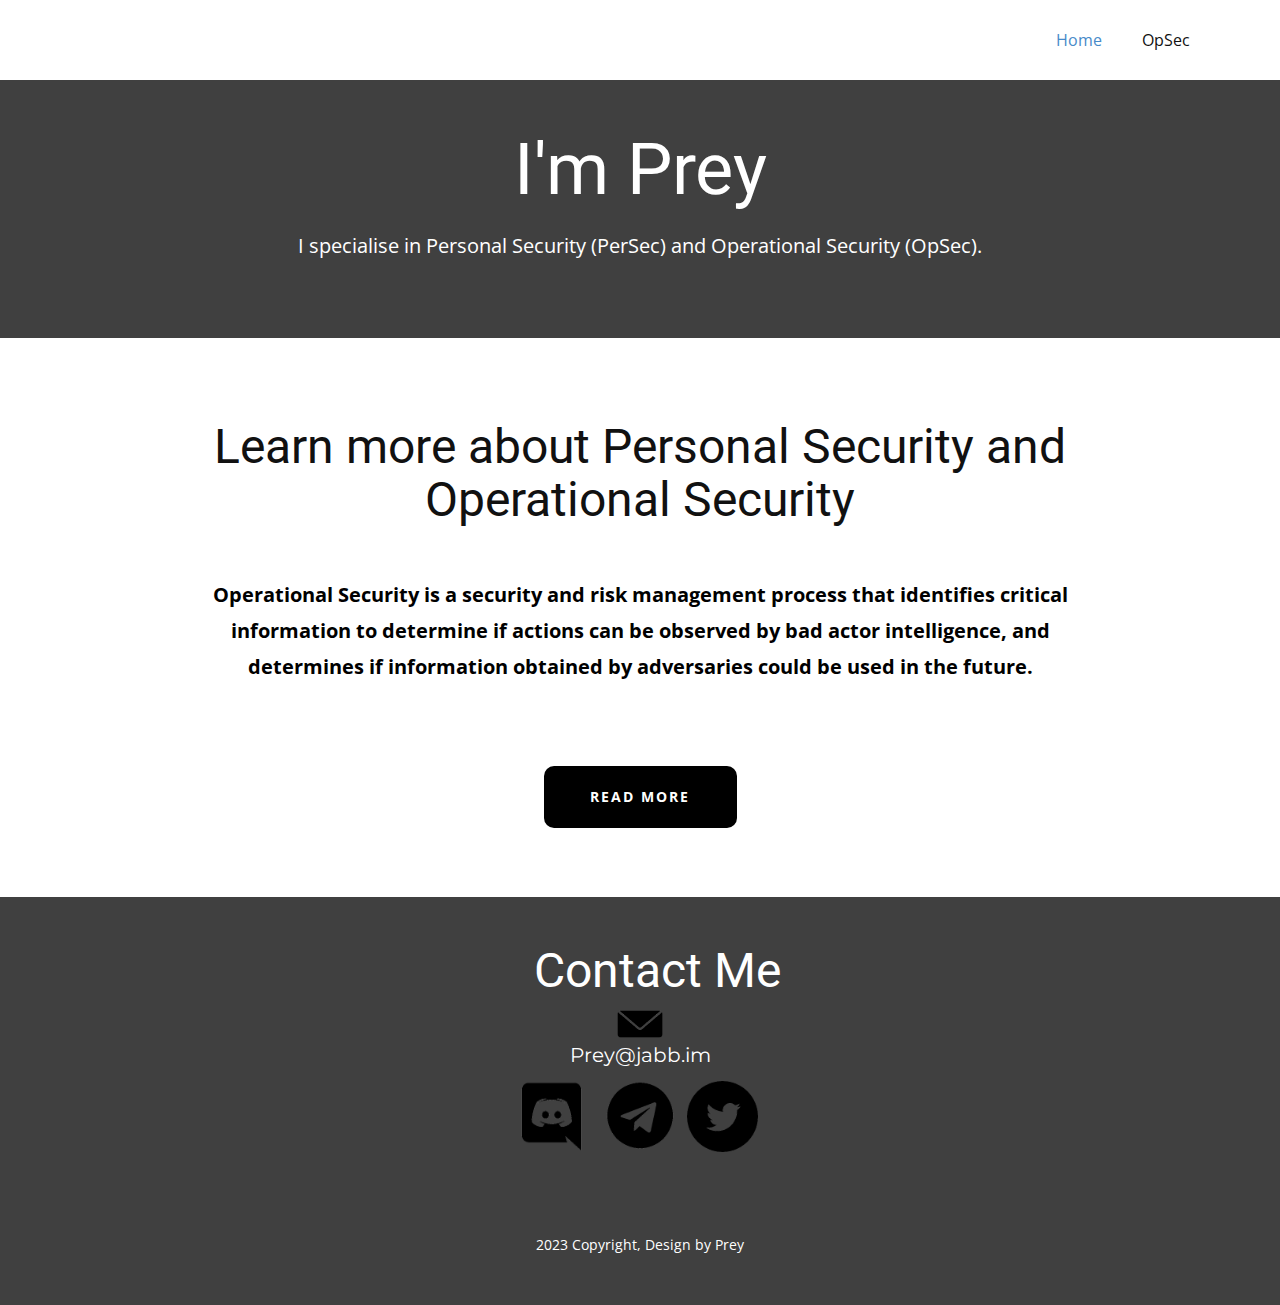
<file: index.html>
<!DOCTYPE html>
<html style="font-size: 16px;" lang="en"><head>
    <meta name="viewport" content="width=device-width, initial-scale=1.0">
    <meta charset="utf-8">
    <meta name="keywords" content="Our Works, ​Our work revolves around brands and products that users love, Our Works, ​Your name would be a great addition to this list, Contact Us">
    <meta name="description" content="">
    <title>Page 2</title>
    <link rel="stylesheet" href="nicepage.css" media="screen">
<link rel="stylesheet" href="Page-2.css" media="screen">
    <script class="u-script" type="text/javascript" src="jquery.js" defer=""></script>
    <script class="u-script" type="text/javascript" src="nicepage.js" defer=""></script>
    <meta name="generator" content="Nicepage 5.12.7, nicepage.com">
    <link id="u-theme-google-font" rel="stylesheet" href="https://fonts.googleapis.com/css?family=Roboto:100,100i,300,300i,400,400i,500,500i,700,700i,900,900i|Open+Sans:300,300i,400,400i,500,500i,600,600i,700,700i,800,800i">
    <link id="u-page-google-font" rel="stylesheet" href="https://fonts.googleapis.com/css?family=Montserrat:100,100i,200,200i,300,300i,400,400i,500,500i,600,600i,700,700i,800,800i,900,900i">
    
    
    
    
    
    <script type="application/ld+json">{
		"@context": "http://schema.org",
		"@type": "Organization",
		"name": ""
}</script>
    <meta name="theme-color" content="#478ac9">
    <meta property="og:title" content="Prey - Home">
    <meta property="og:type" content="website">
  <meta data-intl-tel-input-cdn-path="intlTelInput/"></head>
  <body data-home-page="index.html" data-home-page-title="Prey - Home" class="u-body u-xl-mode" data-lang="en"><header class="u-clearfix u-header u-white u-header" id="sec-1d98"><div class="u-clearfix u-sheet u-sheet-1">
        <nav class="u-menu u-menu-one-level u-offcanvas u-menu-1">
          <div class="menu-collapse" style="font-size: 1rem; letter-spacing: 0px;">
            <a class="u-button-style u-custom-left-right-menu-spacing u-custom-padding-bottom u-custom-top-bottom-menu-spacing u-nav-link u-text-active-palette-1-base u-text-hover-palette-2-base" href="#">
              <svg class="u-svg-link" viewBox="0 0 24 24"><use xmlns:xlink="http://www.w3.org/1999/xlink" xlink:href="#menu-hamburger"></use></svg>
              <svg class="u-svg-content" version="1.1" id="menu-hamburger" viewBox="0 0 16 16" x="0px" y="0px" xmlns:xlink="http://www.w3.org/1999/xlink" xmlns="http://www.w3.org/2000/svg"><g><rect y="1" width="16" height="2"></rect><rect y="7" width="16" height="2"></rect><rect y="13" width="16" height="2"></rect>
</g></svg>
            </a>
          </div>
          <div class="u-custom-menu u-nav-container">
            <ul class="u-nav u-unstyled u-nav-1"><li class="u-nav-item"><a class="u-button-style u-nav-link u-text-active-palette-1-base u-text-hover-palette-2-base" href="index.html" style="padding: 10px 20px;">Home</a>
</li><li class="u-nav-item"><a class="u-button-style u-nav-link u-text-active-palette-1-base u-text-hover-palette-2-base" href="opsec.html" style="padding: 10px 20px;">OpSec</a>
</li></ul>
          </div>
          <div class="u-custom-menu u-nav-container-collapse">
            <div class="u-black u-container-style u-inner-container-layout u-opacity u-opacity-95 u-sidenav">
              <div class="u-inner-container-layout u-sidenav-overflow">
                <div class="u-menu-close"></div>
                <ul class="u-align-center u-nav u-popupmenu-items u-unstyled u-nav-2"><li class="u-nav-item"><a class="u-button-style u-nav-link" href="index.html">Home</a>
</li><li class="u-nav-item"><a class="u-button-style u-nav-link" href="opsec.html">OpSec</a>
</li></ul>
              </div>
            </div>
            <div class="u-black u-menu-overlay u-opacity u-opacity-70"></div>
          </div>
        </nav>
      </div></header>
    <section class="u-align-center u-clearfix u-grey-75 u-section-1" id="carousel_3b0b" src="" data-animation-name="" data-animation-duration="0" data-animation-delay="0" data-animation-direction="">
      <div class="u-align-center u-container-align-center-md u-container-align-center-sm u-container-align-center-xs u-container-style u-group u-shape-rectangle u-group-1">
        <div class="u-container-layout u-container-layout-1">
          <h1 class="u-text u-text-1">I'm Prey</h1>
          <p class="u-large-text u-text u-text-variant u-text-2">I specialise in Personal Security (PerSec) and Operational Security (OpSec).<br>
            <br>
          </p>
        </div>
      </div>
    </section>
    <section class="u-align-center u-clearfix u-white u-section-2" id="carousel_8fd7">
      <div class="u-clearfix u-sheet u-sheet-1">
        <div class="u-expanded-width u-list u-list-1">
          <div class="u-repeater u-repeater-1"></div>
        </div>
      </div>
    </section>
    <section class="u-align-center-lg u-align-center-md u-align-center-xl u-align-left-sm u-align-left-xs u-clearfix u-container-align-center u-white u-section-3" id="carousel_a4d3">
      <div class="u-clearfix u-sheet u-sheet-1">
        <div class="u-align-center u-container-align-center u-container-style u-group u-shape-rectangle u-group-1">
          <div class="u-container-layout u-container-layout-1">
            <h2 class="u-align-center u-text u-text-1">Learn more about Personal Security and Operational Security</h2>
            <p class="u-align-center u-text u-text-black u-text-2"><b>Operational Security is a security and risk management process that identifies critical information to determine if actions can be observed by bad actor intelligence, and determines if information obtained by adversaries could be used in the future.</b>
              <br>
              <br>
            </p>
            <a href="opsec.html" class="u-active-grey-75 u-align-center u-black u-border-active-palette-2-base u-border-hover-palette-2-base u-border-none u-btn u-btn-round u-button-style u-hover-grey-75 u-radius-10 u-text-active-white u-text-hover-white u-btn-1">Read More</a>
          </div>
        </div>
      </div>
    </section>
    <section class="u-align-center u-clearfix u-image u-valign-middle u-section-4" id="carousel_743f" data-image-width="1980" data-image-height="1320" data-animation-name="" data-animation-duration="0" data-animation-delay="0" data-animation-direction="">
      <div class="u-clearfix u-expanded-width u-layout-wrap u-layout-wrap-1">
        <div class="u-layout">
          <div class="u-layout-row">
            <div class="u-align-left u-container-style u-grey-75 u-layout-cell u-size-60 u-layout-cell-1">
              <div class="u-container-layout u-container-layout-1">
                <h2 class="u-align-center u-text u-text-1">Contact Me</h2>
                <img class="u-image u-image-contain u-image-default u-preserve-proportions u-image-1" src="images/email.png" alt="" data-image-width="360" data-image-height="360">
                <h5 class="u-align-center u-custom-font u-font-montserrat u-text u-text-2">
                  <span style="font-weight: 700;" class="u-text-palette-2-base"></span>
                  <br>Prey@jabb.im
                </h5>
              </div>
            </div>
          </div>
        </div>
      </div>
      <img class="u-image u-image-contain u-image-default u-image-2" src="images/discord1.png" alt="" data-image-width="360" data-image-height="353" data-href="discord.com/@pr.ey">
      <img class="u-image u-image-contain u-image-default u-preserve-proportions u-image-3" src="images/telegram1.png" alt="" data-image-width="360" data-image-height="360" data-href="https://t.me/@preyxd">
      <img class="u-image u-image-contain u-image-default u-preserve-proportions u-image-4" src="images/twitter.png" alt="" data-image-width="360" data-image-height="360" data-href="https://twitter.com/prey_xd">
    </section>
    
    
    <footer class="u-align-center u-clearfix u-footer u-grey-75 u-footer" id="sec-fdbc"><div class="u-clearfix u-sheet u-sheet-1">
        <p class="u-small-text u-text u-text-variant u-text-1">2023 Copyright, Design by Prey<br>
        </p>
      </div></footer>
</body></html>
</file>
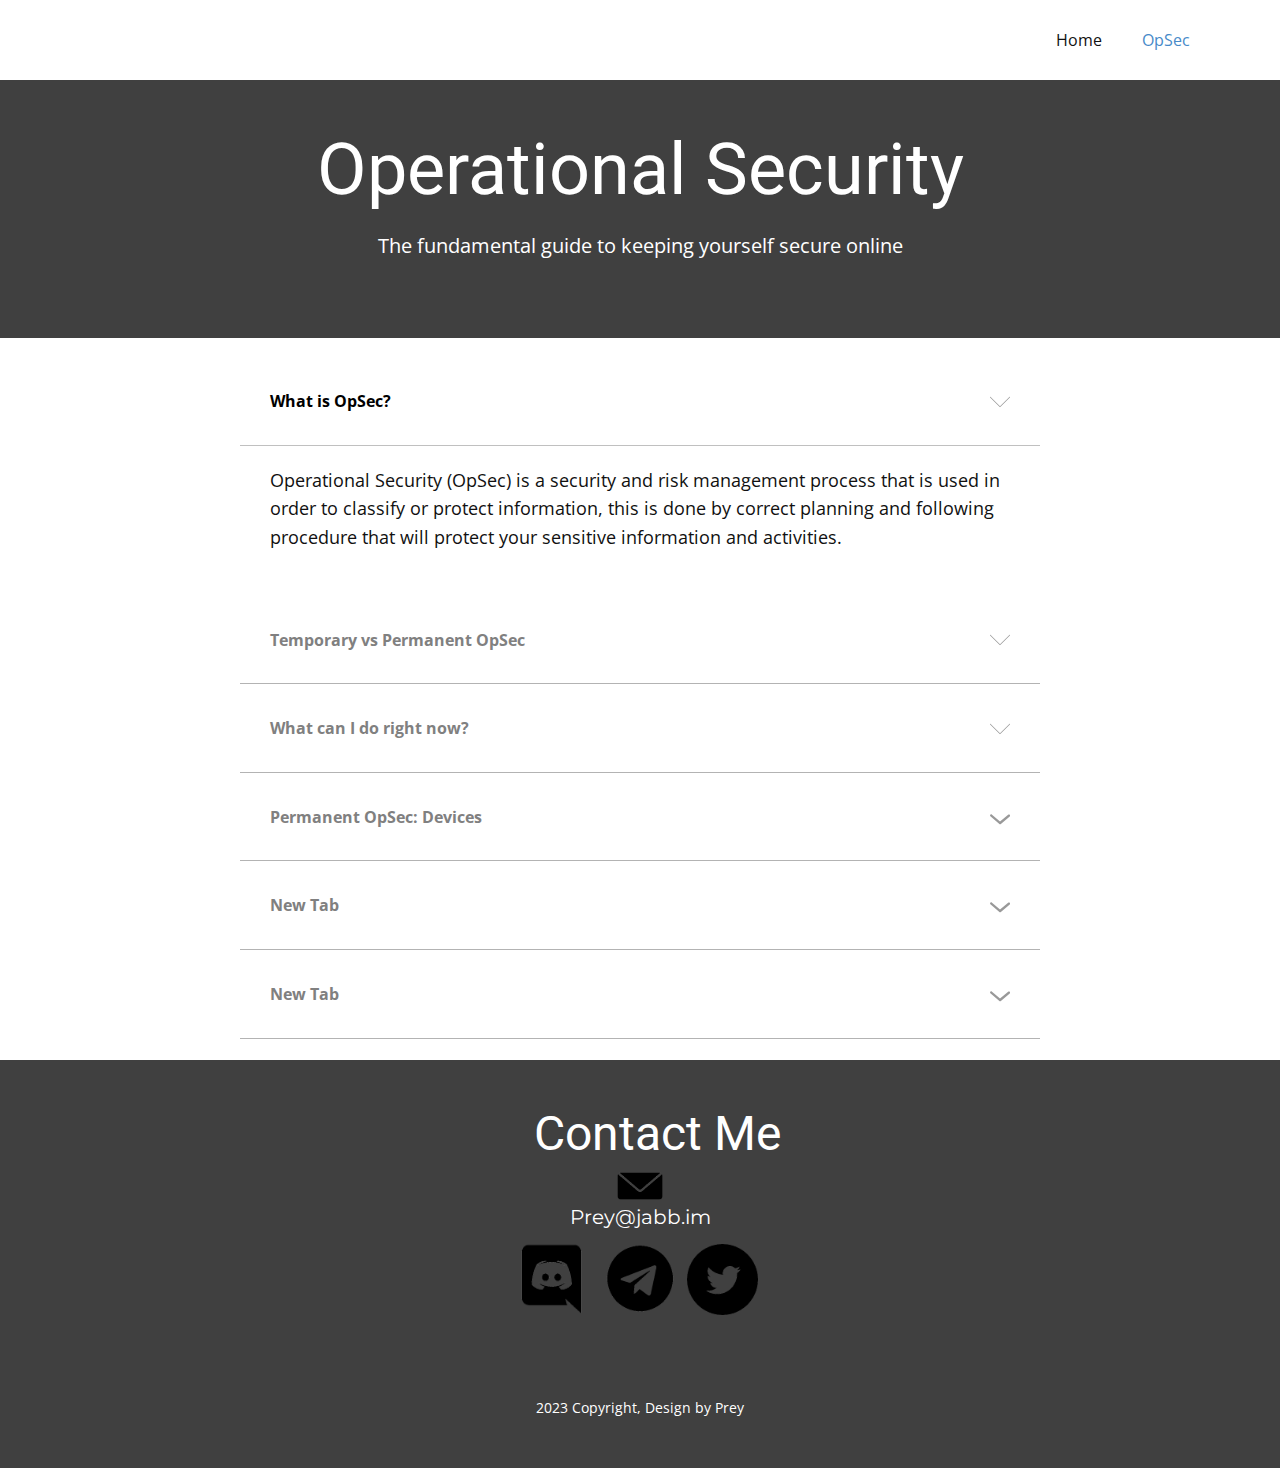
<file: OpSec.html>
<!DOCTYPE html>
<html style="font-size: 16px;" lang="en"><head>
    <meta name="viewport" content="width=device-width, initial-scale=1.0">
    <meta charset="utf-8">
    <meta name="keywords" content="Our Works, ​Our work revolves around brands and products that users love, Our Works, ​Your name would be a great addition to this list, Contact Us">
    <meta name="description" content="">
    <title>OpSec</title>
    <link rel="stylesheet" href="nicepage.css" media="screen">
<link rel="stylesheet" href="OpSec.css" media="screen">
    <script class="u-script" type="text/javascript" src="jquery.js" defer=""></script>
    <script class="u-script" type="text/javascript" src="nicepage.js" defer=""></script>
    <meta name="generator" content="Nicepage 5.12.7, nicepage.com">
    <link id="u-theme-google-font" rel="stylesheet" href="https://fonts.googleapis.com/css?family=Roboto:100,100i,300,300i,400,400i,500,500i,700,700i,900,900i|Open+Sans:300,300i,400,400i,500,500i,600,600i,700,700i,800,800i">
    <link id="u-page-google-font" rel="stylesheet" href="https://fonts.googleapis.com/css?family=Montserrat:100,100i,200,200i,300,300i,400,400i,500,500i,600,600i,700,700i,800,800i,900,900i">
    
    
    
    
    <script type="application/ld+json">{
		"@context": "http://schema.org",
		"@type": "Organization",
		"name": ""
}</script>
    <meta name="theme-color" content="#478ac9">
    <meta property="og:title" content="OpSec">
    <meta property="og:type" content="website">
  <meta data-intl-tel-input-cdn-path="intlTelInput/"></head>
  <body class="u-body u-xl-mode" data-lang="en"><header class="u-clearfix u-header u-white u-header" id="sec-1d98"><div class="u-clearfix u-sheet u-sheet-1">
        <nav class="u-menu u-menu-one-level u-offcanvas u-menu-1">
          <div class="menu-collapse" style="font-size: 1rem; letter-spacing: 0px;">
            <a class="u-button-style u-custom-left-right-menu-spacing u-custom-padding-bottom u-custom-top-bottom-menu-spacing u-nav-link u-text-active-palette-1-base u-text-hover-palette-2-base" href="#">
              <svg class="u-svg-link" viewBox="0 0 24 24"><use xmlns:xlink="http://www.w3.org/1999/xlink" xlink:href="#menu-hamburger"></use></svg>
              <svg class="u-svg-content" version="1.1" id="menu-hamburger" viewBox="0 0 16 16" x="0px" y="0px" xmlns:xlink="http://www.w3.org/1999/xlink" xmlns="http://www.w3.org/2000/svg"><g><rect y="1" width="16" height="2"></rect><rect y="7" width="16" height="2"></rect><rect y="13" width="16" height="2"></rect>
</g></svg>
            </a>
          </div>
          <div class="u-custom-menu u-nav-container">
            <ul class="u-nav u-unstyled u-nav-1"><li class="u-nav-item"><a class="u-button-style u-nav-link u-text-active-palette-1-base u-text-hover-palette-2-base" href="index.html" style="padding: 10px 20px;">Home</a>
</li><li class="u-nav-item"><a class="u-button-style u-nav-link u-text-active-palette-1-base u-text-hover-palette-2-base" href="opsec.html" style="padding: 10px 20px;">OpSec</a>
</li></ul>
          </div>
          <div class="u-custom-menu u-nav-container-collapse">
            <div class="u-black u-container-style u-inner-container-layout u-opacity u-opacity-95 u-sidenav">
              <div class="u-inner-container-layout u-sidenav-overflow">
                <div class="u-menu-close"></div>
                <ul class="u-align-center u-nav u-popupmenu-items u-unstyled u-nav-2"><li class="u-nav-item"><a class="u-button-style u-nav-link" href="index.html">Home</a>
</li><li class="u-nav-item"><a class="u-button-style u-nav-link" href="opsec.html">OpSec</a>
</li></ul>
              </div>
            </div>
            <div class="u-black u-menu-overlay u-opacity u-opacity-70"></div>
          </div>
        </nav>
      </div></header>
    <section class="u-align-center u-clearfix u-grey-75 u-section-1" id="carousel_3b0b" src="" data-animation-name="" data-animation-duration="0" data-animation-delay="0" data-animation-direction="">
      <div class="u-align-center u-container-align-center-md u-container-align-center-sm u-container-align-center-xs u-container-style u-group u-shape-rectangle u-group-1">
        <div class="u-container-layout u-container-layout-1">
          <h1 class="u-text u-text-1">Operational Security</h1>
          <p class="u-large-text u-text u-text-variant u-text-2">The fundamental guide to keeping yourself secure online</p>
        </div>
      </div>
    </section>
    <section class="u-align-center u-clearfix u-white u-section-2" id="sec-9c8c">
      <div class="u-clearfix u-sheet u-valign-middle u-sheet-1">
        <div class="u-accordion u-spacing-2 u-accordion-1">
          <div class="u-accordion-item">
            <a class="active u-accordion-link u-border-1 u-border-active-grey-25 u-border-grey-30 u-border-hover-grey-30 u-border-no-left u-border-no-right u-border-no-top u-button-style u-text-active-black u-text-grey-50 u-text-hover-black u-accordion-link-1" id="link-accordion-7c0e" aria-controls="accordion-7c0e" aria-selected="true">
              <span class="u-accordion-link-text">What is OpSec?</span><span class="u-accordion-link-icon u-icon u-text-grey-40 u-icon-1"><svg class="u-svg-link" preserveAspectRatio="xMidYMin slice" viewBox="0 0 512 512" style=""><use xmlns:xlink="http://www.w3.org/1999/xlink" xlink:href="#svg-efea"></use></svg><svg xmlns="http://www.w3.org/2000/svg" xmlns:xlink="http://www.w3.org/1999/xlink" version="1.1" xml:space="preserve" class="u-svg-content" viewBox="0 0 512 512" x="0px" y="0px" id="svg-efea" style="enable-background:new 0 0 512 512;"><g><g><path d="M509.121,125.966c-3.838-3.838-10.055-3.838-13.893,0L256.005,365.194L16.771,125.966c-3.838-3.838-10.055-3.838-13.893,0    c-3.838,3.838-3.838,10.055,0,13.893l246.18,246.175c1.842,1.842,4.337,2.878,6.947,2.878c2.61,0,5.104-1.036,6.946-2.878    l246.17-246.175C512.959,136.021,512.959,129.804,509.121,125.966z"></path>
</g>
</g></svg></span>
            </a>
            <div class="u-accordion-active u-accordion-pane u-align-left u-container-style u-accordion-pane-1" id="accordion-7c0e" aria-labelledby="link-accordion-7c0e">
              <div class="u-container-layout u-valign-top u-container-layout-1">
                <p class="u-text u-text-1"> Operational Security (OpSec) is a security and risk management
process that is used in order to classify or protect information, this
is done by correct planning and following procedure that will
protect your sensitive information and activities.</p>
              </div>
            </div>
          </div>
          <div class="u-accordion-item">
            <a class="u-accordion-link u-border-1 u-border-active-grey-25 u-border-grey-30 u-border-hover-grey-30 u-border-no-left u-border-no-right u-border-no-top u-button-style u-text-active-black u-text-grey-50 u-text-hover-black u-accordion-link-2" id="link-accordion-05cb" aria-controls="accordion-05cb" aria-selected="false">
              <span class="u-accordion-link-text">Temporary vs Permanent OpSec<br>
              </span><span class="u-accordion-link-icon u-icon u-text-grey-40 u-icon-2"><svg class="u-svg-link" preserveAspectRatio="xMidYMin slice" viewBox="0 0 512 512" style=""><use xmlns:xlink="http://www.w3.org/1999/xlink" xlink:href="#svg-6ce4"></use></svg><svg xmlns="http://www.w3.org/2000/svg" xmlns:xlink="http://www.w3.org/1999/xlink" version="1.1" xml:space="preserve" class="u-svg-content" viewBox="0 0 512 512" x="0px" y="0px" id="svg-6ce4" style="enable-background:new 0 0 512 512;"><g><g><path d="M509.121,125.966c-3.838-3.838-10.055-3.838-13.893,0L256.005,365.194L16.771,125.966c-3.838-3.838-10.055-3.838-13.893,0    c-3.838,3.838-3.838,10.055,0,13.893l246.18,246.175c1.842,1.842,4.337,2.878,6.947,2.878c2.61,0,5.104-1.036,6.946-2.878    l246.17-246.175C512.959,136.021,512.959,129.804,509.121,125.966z"></path>
</g>
</g></svg></span>
            </a>
            <div class="u-accordion-pane u-align-left u-container-style u-accordion-pane-2" id="accordion-05cb" aria-labelledby="link-accordion-05cb">
              <div class="u-container-layout u-container-layout-2">
                <p class="u-text u-text-2"> Temporary OpSec is a type of operational security that is primarily
based around what you can right now on your current device with
little to no investment in order to secure your data.<br>
                  <br>Permanent OpSec is based on long term investment that will keep
you secure from any prying eyes, be it governments, cyber criminal
actors or many other types of people who might be looking to target
you.
                </p>
              </div>
            </div>
          </div>
          <div class="u-accordion-item">
            <a class="u-accordion-link u-border-1 u-border-active-grey-25 u-border-grey-30 u-border-hover-grey-30 u-border-no-left u-border-no-right u-border-no-top u-button-style u-text-active-black u-text-grey-50 u-text-hover-black u-accordion-link-3" id="link-accordion-a6bb" aria-controls="accordion-a6bb" aria-selected="false">
              <span class="u-accordion-link-text">What can I do right now?</span><span class="u-accordion-link-icon u-icon u-text-grey-40 u-icon-3"><svg class="u-svg-link" preserveAspectRatio="xMidYMin slice" viewBox="0 0 512 512" style=""><use xmlns:xlink="http://www.w3.org/1999/xlink" xlink:href="#svg-4429"></use></svg><svg xmlns="http://www.w3.org/2000/svg" xmlns:xlink="http://www.w3.org/1999/xlink" version="1.1" xml:space="preserve" class="u-svg-content" viewBox="0 0 512 512" x="0px" y="0px" id="svg-4429" style="enable-background:new 0 0 512 512;"><g><g><path d="M509.121,125.966c-3.838-3.838-10.055-3.838-13.893,0L256.005,365.194L16.771,125.966c-3.838-3.838-10.055-3.838-13.893,0    c-3.838,3.838-3.838,10.055,0,13.893l246.18,246.175c1.842,1.842,4.337,2.878,6.947,2.878c2.61,0,5.104-1.036,6.946-2.878    l246.17-246.175C512.959,136.021,512.959,129.804,509.121,125.966z"></path>
</g>
</g></svg></span>
            </a>
            <div class="u-accordion-pane u-align-left u-container-style u-accordion-pane-3" id="accordion-a6bb" aria-labelledby="link-accordion-a6bb">
              <div class="u-container-layout u-container-layout-3">
                <p class="u-text u-text-3"> First off I'm assuming you're using Windows 10, I don't work with
Mac and will not work with mac in the near future either.&nbsp;<br>
                  <br>First you're going to look to debloat your copy of Windows 10, this
can be done using a plethora of tools such as:
By doing this you speed up your machine and also disable a number
of things such as telemetry and Cortana, telemetry is always
collecting and transmitting data to Microsoft as is Cortana, this
means anything you do is recorded and sent to Microsoft which can
be seen and reviewed by them.&nbsp;<br>
                  <br>Next you're going to get your VPN of choice, you're looking primarilyfor a RAM-Only VPN services, listed below is a number of VPNs that
have been proven to not collect data even after being subpoena'd.&nbsp;<br>- ExpressVPN<br>- Private Internet Access<br>- MullVad<br>- NordVPN<br>
                  <br>After purchasing access to one of these VPNs you're now going to
enable the killswitch feature and have them automatically launch
and connect on boot, this stops you from leaking any data from your
home IP at any point as the Killswitch will throttle all connections.&nbsp;<br>
                  <br>That's about all you can really do when it comes to temporary
OpSec, permanent is my specialty and what I practice personally
                </p>
              </div>
            </div>
          </div>
          <div class="u-accordion-item">
            <a class="u-accordion-link u-border-1 u-border-active-grey-25 u-border-grey-30 u-border-hover-grey-30 u-border-no-left u-border-no-right u-border-no-top u-button-style u-text-active-black u-text-grey-50 u-text-hover-black u-accordion-link-4" id="link-1e51" aria-controls="1e51" aria-selected="false">
              <span class="u-accordion-link-text">Permanent OpSec: Devices<br>
              </span><span class="u-accordion-link-icon u-icon u-text-grey-40 u-icon-4"><svg class="u-svg-link" preserveAspectRatio="xMidYMin slice" viewBox="0 0 16 16" style=""><use xmlns:xlink="http://www.w3.org/1999/xlink" xlink:href="#svg-9df4"></use></svg><svg class="u-svg-content" viewBox="0 0 16 16" x="0px" y="0px" id="svg-9df4"><path d="M8,10.7L1.6,5.3c-0.4-0.4-1-0.4-1.3,0c-0.4,0.4-0.4,0.9,0,1.3l7.2,6.1c0.1,0.1,0.4,0.2,0.6,0.2s0.4-0.1,0.6-0.2l7.1-6
	c0.4-0.4,0.4-0.9,0-1.3c-0.4-0.4-1-0.4-1.3,0L8,10.7z"></path></svg></span>
            </a>
            <div class="u-accordion-pane u-align-left u-container-style u-accordion-pane-4" id="1e51" aria-labelledby="link-1e51">
              <div class="u-container-layout u-container-layout-4">
                <p class="u-text u-text-default u-text-4"> I'm assuming you have between $1000 - $3000 USD to use for this,
you cannot have good permanent operational security without
investing money. I will now list some devices and the pros and cons
of each device.<br>
                </p>
                <p class="u-text u-text-default u-text-5">
                  <a class="u-active-none u-border-none u-btn u-button-link u-button-style u-hover-none u-none u-text-palette-1-base u-btn-1" data-href="https://insurgo.ca/produit/qubesos-certified-privacybeast_x230-reasonably-secured-laptop/" data-target="_blank">- Insurgo X230 PrivacyBeast</a>
                </p>
                <div class="u-table u-table-responsive u-table-1">
                  <table class="u-table-entity">
                    <colgroup>
                      <col width="25%">
                      <col width="25%">
                      <col width="25%">
                      <col width="25%">
                    </colgroup>
                    <tbody class="u-table-body">
                      <tr style="height: 108px;">
                        <td class="u-border-1 u-border-grey-dark-1 u-table-cell"></td>
                        <td class="u-border-1 u-border-grey-dark-1 u-table-cell">Insurgo X230 Privacy Beast</td>
                        <td class="u-border-1 u-border-grey-dark-1 u-table-cell">Nitrokey X230 NitroPad</td>
                        <td class="u-border-1 u-border-grey-dark-1 u-table-cell">Lenovo Thinkpad X230</td>
                      </tr>
                      <tr style="height: 52px;">
                        <td class="u-border-1 u-border-grey-dark-1 u-table-cell">Coreboot</td>
                        <td class="u-border-1 u-border-grey-dark-1 u-table-cell">Yes</td>
                        <td class="u-border-1 u-border-grey-dark-1 u-table-cell">Yes</td>
                        <td class="u-border-1 u-border-grey-dark-1 u-table-cell">Possible</td>
                      </tr>
                      <tr style="height: 52px;">
                        <td class="u-border-1 u-border-grey-dark-1 u-table-cell">Heads</td>
                        <td class="u-border-1 u-border-grey-dark-1 u-table-cell">Yes</td>
                        <td class="u-border-1 u-border-grey-dark-1 u-table-cell">Yes</td>
                        <td class="u-border-1 u-border-grey-dark-1 u-table-cell">Possible</td>
                      </tr>
                      <tr style="height: 52px;">
                        <td class="u-border-1 u-border-grey-dark-1 u-table-cell">ME_Cleaner</td>
                        <td class="u-border-1 u-border-grey-dark-1 u-table-cell">Yes</td>
                        <td class="u-border-1 u-border-grey-dark-1 u-table-cell">Yes</td>
                        <td class="u-border-1 u-border-grey-dark-1 u-table-cell">Possible</td>
                      </tr>
                      <tr style="height: 80px;">
                        <td class="u-border-1 u-border-grey-dark-1 u-table-cell">Qubes OS Pre-Installed</td>
                        <td class="u-border-1 u-border-grey-dark-1 u-table-cell">Yes</td>
                        <td class="u-border-1 u-border-grey-dark-1 u-table-cell">Yes</td>
                        <td class="u-border-1 u-border-grey-dark-1 u-table-cell">No</td>
                      </tr>
                      <tr style="height: 80px;">
                        <td class="u-border-1 u-border-grey-dark-1 u-table-cell">Qubes Certified</td>
                        <td class="u-border-1 u-border-grey-dark-1 u-table-cell">Yes</td>
                        <td class="u-border-1 u-border-grey-dark-1 u-table-cell">Yes</td>
                        <td class="u-border-1 u-border-grey-dark-1 u-table-cell">No</td>
                      </tr>
                    </tbody>
                  </table>
                </div>
                <p class="u-text u-text-default u-text-6"> They look the same, so what makes one better than the other?
The OEM reownership process, Insurgo has an inhouse wizard
created specifically for their PrivacyBeast, you can see this in action in the link below, this gives you full satisfaction that everything is
secure and owned by you and you only.<br>
                </p>
                <p class="u-text u-text-default u-text-7">
                  <a class="u-active-none u-border-none u-btn u-button-link u-button-style u-hover-none u-none u-text-palette-1-base u-btn-2" data-href="https://archive.org/details/oemuserreownership" data-target="_blank">OEM Reownership Process</a>
                </p>
              </div>
            </div>
          </div>
          <div class="u-accordion-item">
            <a class="u-accordion-link u-border-1 u-border-active-grey-25 u-border-grey-30 u-border-hover-grey-30 u-border-no-left u-border-no-right u-border-no-top u-button-style u-text-active-black u-text-grey-50 u-text-hover-black u-accordion-link-5" id="link-43d5" aria-controls="43d5" aria-selected="false">
              <span class="u-accordion-link-text">New Tab</span><span class="u-accordion-link-icon u-icon u-text-grey-40 u-icon-5"><svg class="u-svg-link" preserveAspectRatio="xMidYMin slice" viewBox="0 0 16 16" style=""><use xmlns:xlink="http://www.w3.org/1999/xlink" xlink:href="#svg-0736"></use></svg><svg class="u-svg-content" viewBox="0 0 16 16" x="0px" y="0px" id="svg-0736"><path d="M8,10.7L1.6,5.3c-0.4-0.4-1-0.4-1.3,0c-0.4,0.4-0.4,0.9,0,1.3l7.2,6.1c0.1,0.1,0.4,0.2,0.6,0.2s0.4-0.1,0.6-0.2l7.1-6
	c0.4-0.4,0.4-0.9,0-1.3c-0.4-0.4-1-0.4-1.3,0L8,10.7z"></path></svg></span>
            </a>
            <div class="u-accordion-pane u-align-left u-container-style u-accordion-pane-5" id="43d5" aria-labelledby="link-43d5">
              <div class="u-container-layout u-container-layout-5"></div>
            </div>
          </div>
          <div class="u-accordion-item">
            <a class="u-accordion-link u-border-1 u-border-active-grey-25 u-border-grey-30 u-border-hover-grey-30 u-border-no-left u-border-no-right u-border-no-top u-button-style u-text-active-black u-text-grey-50 u-text-hover-black u-accordion-link-6" id="link-ee55" aria-controls="ee55" aria-selected="false">
              <span class="u-accordion-link-text">New Tab</span><span class="u-accordion-link-icon u-icon u-text-grey-40 u-icon-6"><svg class="u-svg-link" preserveAspectRatio="xMidYMin slice" viewBox="0 0 16 16" style=""><use xmlns:xlink="http://www.w3.org/1999/xlink" xlink:href="#svg-0ec0"></use></svg><svg class="u-svg-content" viewBox="0 0 16 16" x="0px" y="0px" id="svg-0ec0"><path d="M8,10.7L1.6,5.3c-0.4-0.4-1-0.4-1.3,0c-0.4,0.4-0.4,0.9,0,1.3l7.2,6.1c0.1,0.1,0.4,0.2,0.6,0.2s0.4-0.1,0.6-0.2l7.1-6
	c0.4-0.4,0.4-0.9,0-1.3c-0.4-0.4-1-0.4-1.3,0L8,10.7z"></path></svg></span>
            </a>
            <div class="u-accordion-pane u-align-left u-container-style u-accordion-pane-6" id="ee55" aria-labelledby="link-ee55">
              <div class="u-container-layout u-container-layout-6"></div>
            </div>
          </div>
        </div>
      </div>
    </section>
    <section class="u-align-center u-clearfix u-image u-valign-middle u-section-3" id="carousel_743f" data-image-width="1980" data-image-height="1320" data-animation-name="" data-animation-duration="0" data-animation-delay="0" data-animation-direction="">
      <div class="u-clearfix u-expanded-width u-layout-wrap u-layout-wrap-1">
        <div class="u-layout">
          <div class="u-layout-row">
            <div class="u-align-left u-container-style u-grey-75 u-layout-cell u-size-60 u-layout-cell-1">
              <div class="u-container-layout u-container-layout-1">
                <h2 class="u-align-center u-text u-text-1">Contact Me</h2>
                <img class="u-image u-image-contain u-image-default u-preserve-proportions u-image-1" src="images/email.png" alt="" data-image-width="360" data-image-height="360">
                <h5 class="u-align-center u-custom-font u-font-montserrat u-text u-text-2">
                  <span style="font-weight: 700;" class="u-text-palette-2-base"></span>
                  <br>Prey@jabb.im
                </h5>
              </div>
            </div>
          </div>
        </div>
      </div>
      <img class="u-image u-image-contain u-image-default u-image-2" src="images/discord1.png" alt="" data-image-width="360" data-image-height="353" data-href="discord.com/@pr.ey">
      <img class="u-image u-image-contain u-image-default u-preserve-proportions u-image-3" src="images/telegram1.png" alt="" data-image-width="360" data-image-height="360" data-href="https://t.me/@preyxd">
      <img class="u-image u-image-contain u-image-default u-preserve-proportions u-image-4" src="images/twitter.png" alt="" data-image-width="360" data-image-height="360" data-href="https://twitter.com/prey_xd">
    </section>
    
    
    <footer class="u-align-center u-clearfix u-footer u-grey-75 u-footer" id="sec-fdbc"><div class="u-clearfix u-sheet u-sheet-1">
        <p class="u-small-text u-text u-text-variant u-text-1">2023 Copyright, Design by Prey<br>
        </p>
      </div></footer>
</body></html>
</file>
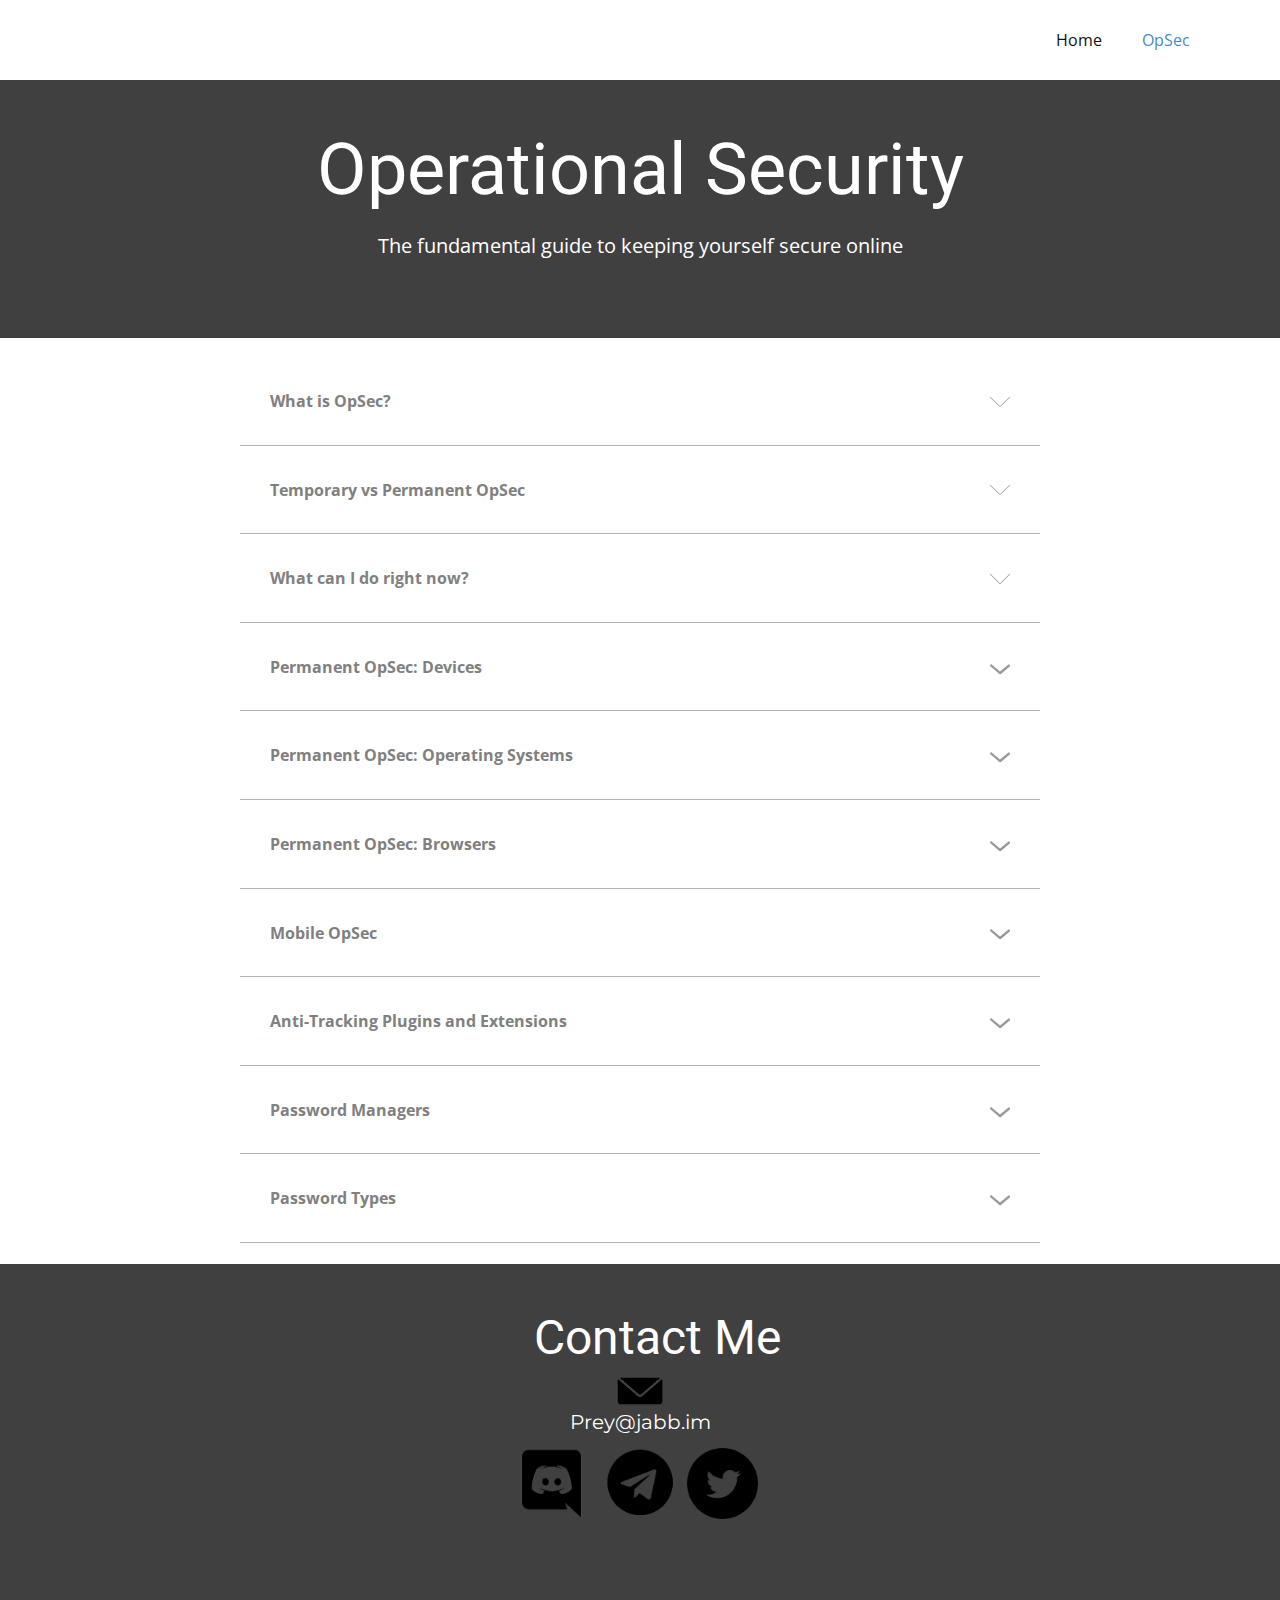
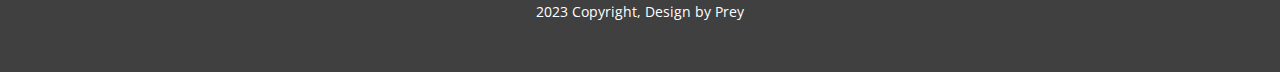
<file: opsec.html>
<!DOCTYPE html>
<html style="font-size: 16px;" lang="en"><head>
    <meta name="viewport" content="width=device-width, initial-scale=1.0">
    <meta charset="utf-8">
    <meta name="keywords" content="Our Works, ​Our work revolves around brands and products that users love, Our Works, ​Your name would be a great addition to this list, Contact Us">
    <meta name="description" content="">
    <title>opsec</title>
    <link rel="stylesheet" href="nicepage.css" media="screen">
<link rel="stylesheet" href="opsec.css" media="screen">
    <script class="u-script" type="text/javascript" src="jquery.js" defer=""></script>
    <script class="u-script" type="text/javascript" src="nicepage.js" defer=""></script>
    <meta name="generator" content="Nicepage 5.12.7, nicepage.com">
    <link id="u-theme-google-font" rel="stylesheet" href="https://fonts.googleapis.com/css?family=Roboto:100,100i,300,300i,400,400i,500,500i,700,700i,900,900i|Open+Sans:300,300i,400,400i,500,500i,600,600i,700,700i,800,800i">
    <link id="u-page-google-font" rel="stylesheet" href="https://fonts.googleapis.com/css?family=Montserrat:100,100i,200,200i,300,300i,400,400i,500,500i,600,600i,700,700i,800,800i,900,900i">
    
    
    
    
    <script type="application/ld+json">{
		"@context": "http://schema.org",
		"@type": "Organization",
		"name": ""
}</script>
    <meta name="theme-color" content="#478ac9">
    <meta property="og:title" content="opsec">
    <meta property="og:type" content="website">
  <meta data-intl-tel-input-cdn-path="intlTelInput/"></head>
  <body class="u-body u-xl-mode" data-lang="en"><header class="u-clearfix u-header u-white u-header" id="sec-1d98"><div class="u-clearfix u-sheet u-sheet-1">
        <nav class="u-menu u-menu-one-level u-offcanvas u-menu-1">
          <div class="menu-collapse" style="font-size: 1rem; letter-spacing: 0px;">
            <a class="u-button-style u-custom-left-right-menu-spacing u-custom-padding-bottom u-custom-top-bottom-menu-spacing u-nav-link u-text-active-palette-1-base u-text-hover-palette-2-base" href="#">
              <svg class="u-svg-link" viewBox="0 0 24 24"><use xmlns:xlink="http://www.w3.org/1999/xlink" xlink:href="#menu-hamburger"></use></svg>
              <svg class="u-svg-content" version="1.1" id="menu-hamburger" viewBox="0 0 16 16" x="0px" y="0px" xmlns:xlink="http://www.w3.org/1999/xlink" xmlns="http://www.w3.org/2000/svg"><g><rect y="1" width="16" height="2"></rect><rect y="7" width="16" height="2"></rect><rect y="13" width="16" height="2"></rect>
</g></svg>
            </a>
          </div>
          <div class="u-custom-menu u-nav-container">
            <ul class="u-nav u-unstyled u-nav-1"><li class="u-nav-item"><a class="u-button-style u-nav-link u-text-active-palette-1-base u-text-hover-palette-2-base" href="index.html" style="padding: 10px 20px;">Home</a>
</li><li class="u-nav-item"><a class="u-button-style u-nav-link u-text-active-palette-1-base u-text-hover-palette-2-base" href="opsec.html" style="padding: 10px 20px;">OpSec</a>
</li></ul>
          </div>
          <div class="u-custom-menu u-nav-container-collapse">
            <div class="u-black u-container-style u-inner-container-layout u-opacity u-opacity-95 u-sidenav">
              <div class="u-inner-container-layout u-sidenav-overflow">
                <div class="u-menu-close"></div>
                <ul class="u-align-center u-nav u-popupmenu-items u-unstyled u-nav-2"><li class="u-nav-item"><a class="u-button-style u-nav-link" href="index.html">Home</a>
</li><li class="u-nav-item"><a class="u-button-style u-nav-link" href="opsec.html">OpSec</a>
</li></ul>
              </div>
            </div>
            <div class="u-black u-menu-overlay u-opacity u-opacity-70"></div>
          </div>
        </nav>
      </div></header>
    <section class="u-align-center u-clearfix u-grey-75 u-section-1" id="carousel_3b0b" src="" data-animation-name="" data-animation-duration="0" data-animation-delay="0" data-animation-direction="">
      <div class="u-align-center u-container-align-center-md u-container-align-center-sm u-container-align-center-xs u-container-style u-group u-shape-rectangle u-group-1">
        <div class="u-container-layout u-container-layout-1">
          <h1 class="u-text u-text-1">Operational Security</h1>
          <p class="u-large-text u-text u-text-variant u-text-2">The fundamental guide to keeping yourself secure online</p>
        </div>
      </div>
    </section>
    <section class="u-align-center u-clearfix u-white u-section-2" id="sec-9c8c">
      <div class="u-clearfix u-sheet u-valign-middle u-sheet-1">
        <div class="u-accordion u-collapsed-by-default u-spacing-2 u-accordion-1">
          <div class="u-accordion-item">
            <a class="u-accordion-link u-border-1 u-border-active-grey-25 u-border-grey-30 u-border-hover-grey-30 u-border-no-left u-border-no-right u-border-no-top u-button-style u-text-active-black u-text-grey-50 u-text-hover-black u-accordion-link-1" id="link-accordion-7c0e" aria-controls="accordion-7c0e" aria-selected="false">
              <span class="u-accordion-link-text">What is OpSec?</span><span class="u-accordion-link-icon u-icon u-text-grey-40 u-icon-1"><svg class="u-svg-link" preserveAspectRatio="xMidYMin slice" viewBox="0 0 512 512" style=""><use xmlns:xlink="http://www.w3.org/1999/xlink" xlink:href="#svg-efea"></use></svg><svg xmlns="http://www.w3.org/2000/svg" xmlns:xlink="http://www.w3.org/1999/xlink" version="1.1" xml:space="preserve" class="u-svg-content" viewBox="0 0 512 512" x="0px" y="0px" id="svg-efea" style="enable-background:new 0 0 512 512;"><g><g><path d="M509.121,125.966c-3.838-3.838-10.055-3.838-13.893,0L256.005,365.194L16.771,125.966c-3.838-3.838-10.055-3.838-13.893,0    c-3.838,3.838-3.838,10.055,0,13.893l246.18,246.175c1.842,1.842,4.337,2.878,6.947,2.878c2.61,0,5.104-1.036,6.946-2.878    l246.17-246.175C512.959,136.021,512.959,129.804,509.121,125.966z"></path>
</g>
</g></svg></span>
            </a>
            <div class="u-accordion-pane u-align-left u-container-style u-accordion-pane-1" id="accordion-7c0e" aria-labelledby="link-accordion-7c0e">
              <div class="u-container-layout u-container-layout-1">
                <p class="u-text u-text-1"> Operational Security (OpSec) is a security and risk management
process that is used in order to classify or protect information, this
is done by correct planning and following procedure that will
protect your sensitive information and activities.</p>
              </div>
            </div>
          </div>
          <div class="u-accordion-item">
            <a class="u-accordion-link u-border-1 u-border-active-grey-25 u-border-grey-30 u-border-hover-grey-30 u-border-no-left u-border-no-right u-border-no-top u-button-style u-text-active-black u-text-grey-50 u-text-hover-black u-accordion-link-2" id="link-accordion-05cb" aria-controls="accordion-05cb" aria-selected="false">
              <span class="u-accordion-link-text">Temporary vs Permanent OpSec<br>
              </span><span class="u-accordion-link-icon u-icon u-text-grey-40 u-icon-2"><svg class="u-svg-link" preserveAspectRatio="xMidYMin slice" viewBox="0 0 512 512" style=""><use xmlns:xlink="http://www.w3.org/1999/xlink" xlink:href="#svg-6ce4"></use></svg><svg xmlns="http://www.w3.org/2000/svg" xmlns:xlink="http://www.w3.org/1999/xlink" version="1.1" xml:space="preserve" class="u-svg-content" viewBox="0 0 512 512" x="0px" y="0px" id="svg-6ce4" style="enable-background:new 0 0 512 512;"><g><g><path d="M509.121,125.966c-3.838-3.838-10.055-3.838-13.893,0L256.005,365.194L16.771,125.966c-3.838-3.838-10.055-3.838-13.893,0    c-3.838,3.838-3.838,10.055,0,13.893l246.18,246.175c1.842,1.842,4.337,2.878,6.947,2.878c2.61,0,5.104-1.036,6.946-2.878    l246.17-246.175C512.959,136.021,512.959,129.804,509.121,125.966z"></path>
</g>
</g></svg></span>
            </a>
            <div class="u-accordion-pane u-align-left u-container-style u-accordion-pane-2" id="accordion-05cb" aria-labelledby="link-accordion-05cb">
              <div class="u-container-layout u-container-layout-2">
                <p class="u-text u-text-2"> Temporary OpSec is a type of operational security that is primarily
based around what you can right now on your current device with
little to no investment in order to secure your data.<br>
                  <br>Permanent OpSec is based on long term investment that will keep
you secure from any prying eyes, be it governments, cyber criminal
actors or many other types of people who might be looking to target
you.
                </p>
              </div>
            </div>
          </div>
          <div class="u-accordion-item">
            <a class="u-accordion-link u-border-1 u-border-active-grey-25 u-border-grey-30 u-border-hover-grey-30 u-border-no-left u-border-no-right u-border-no-top u-button-style u-text-active-black u-text-grey-50 u-text-hover-black u-accordion-link-3" id="link-accordion-a6bb" aria-controls="accordion-a6bb" aria-selected="false">
              <span class="u-accordion-link-text">What can I do right now?</span><span class="u-accordion-link-icon u-icon u-text-grey-40 u-icon-3"><svg class="u-svg-link" preserveAspectRatio="xMidYMin slice" viewBox="0 0 512 512" style=""><use xmlns:xlink="http://www.w3.org/1999/xlink" xlink:href="#svg-4429"></use></svg><svg xmlns="http://www.w3.org/2000/svg" xmlns:xlink="http://www.w3.org/1999/xlink" version="1.1" xml:space="preserve" class="u-svg-content" viewBox="0 0 512 512" x="0px" y="0px" id="svg-4429" style="enable-background:new 0 0 512 512;"><g><g><path d="M509.121,125.966c-3.838-3.838-10.055-3.838-13.893,0L256.005,365.194L16.771,125.966c-3.838-3.838-10.055-3.838-13.893,0    c-3.838,3.838-3.838,10.055,0,13.893l246.18,246.175c1.842,1.842,4.337,2.878,6.947,2.878c2.61,0,5.104-1.036,6.946-2.878    l246.17-246.175C512.959,136.021,512.959,129.804,509.121,125.966z"></path>
</g>
</g></svg></span>
            </a>
            <div class="u-accordion-pane u-align-left u-container-style u-accordion-pane-3" id="accordion-a6bb" aria-labelledby="link-accordion-a6bb">
              <div class="u-container-layout u-container-layout-3">
                <p class="u-text u-text-3"> First off I'm assuming you're using Windows 10, I don't work with
Mac and will not work with mac in the near future either.&nbsp;<br>
                  <br>First you're going to look to debloat your copy of Windows 10, this
can be done using a plethora of tools such as:
By doing this you speed up your machine and also disable a number
of things such as telemetry and Cortana, telemetry is always
collecting and transmitting data to Microsoft as is Cortana, this
means anything you do is recorded and sent to Microsoft which can
be seen and reviewed by them.&nbsp;<br>
                  <br>Next you're going to get your VPN of choice, you're looking primarilyfor a RAM-Only VPN services, listed below is a number of VPNs that
have been proven to not collect data even after being subpoena'd.&nbsp;<br>- ExpressVPN<br>- Private Internet Access<br>- MullVad<br>- NordVPN<br>
                  <br>After purchasing access to one of these VPNs you're now going to
enable the killswitch feature and have them automatically launch
and connect on boot, this stops you from leaking any data from your
home IP at any point as the Killswitch will throttle all connections.&nbsp;<br>
                  <br>That's about all you can really do when it comes to temporary
OpSec, permanent is my specialty and what I practice personally
                </p>
              </div>
            </div>
          </div>
          <div class="u-accordion-item">
            <a class="u-accordion-link u-border-1 u-border-active-grey-25 u-border-grey-30 u-border-hover-grey-30 u-border-no-left u-border-no-right u-border-no-top u-button-style u-text-active-black u-text-grey-50 u-text-hover-black u-accordion-link-4" id="link-1e51" aria-controls="1e51" aria-selected="false">
              <span class="u-accordion-link-text">Permanent OpSec: Devices<br>
              </span><span class="u-accordion-link-icon u-icon u-text-grey-40 u-icon-4"><svg class="u-svg-link" preserveAspectRatio="xMidYMin slice" viewBox="0 0 16 16" style=""><use xmlns:xlink="http://www.w3.org/1999/xlink" xlink:href="#svg-9df4"></use></svg><svg class="u-svg-content" viewBox="0 0 16 16" x="0px" y="0px" id="svg-9df4"><path d="M8,10.7L1.6,5.3c-0.4-0.4-1-0.4-1.3,0c-0.4,0.4-0.4,0.9,0,1.3l7.2,6.1c0.1,0.1,0.4,0.2,0.6,0.2s0.4-0.1,0.6-0.2l7.1-6
	c0.4-0.4,0.4-0.9,0-1.3c-0.4-0.4-1-0.4-1.3,0L8,10.7z"></path></svg></span>
            </a>
            <div class="u-accordion-pane u-container-style u-accordion-pane-4" id="1e51" aria-labelledby="link-1e51">
              <div class="u-container-layout u-container-layout-4">
                <p class="u-align-left u-text u-text-default u-text-4"> I'm assuming you have between $1000 - $3000 USD to use for this,
you cannot have good permanent operational security without
investing money. I will now list some devices and the pros and cons
of each device.<br>
                </p>
                <ul class="u-align-left u-text u-text-5">
                  <li>Insurgo X230 PrivacyBeast</li>
                  <li>Nitrokey X230 NitroPad</li>
                  <li>Lenovo Thinkpad X230</li>
                </ul>
                <p class="u-align-center u-text u-text-6">Insurgo X230 PrivacyBeast &amp; Nitrokey X230 NitroPad</p>
                <div class="u-table u-table-responsive u-table-1">
                  <table class="u-table-entity">
                    <colgroup>
                      <col width="25%">
                      <col width="25%">
                      <col width="25%">
                      <col width="25%">
                    </colgroup>
                    <tbody class="u-table-body">
                      <tr style="height: 108px;">
                        <td class="u-border-1 u-border-grey-dark-1 u-table-cell"></td>
                        <td class="u-border-1 u-border-grey-dark-1 u-table-cell">Insurgo X230 Privacy Beast</td>
                        <td class="u-border-1 u-border-grey-dark-1 u-table-cell">Nitrokey X230 NitroPad</td>
                        <td class="u-border-1 u-border-grey-dark-1 u-table-cell">Lenovo Thinkpad X230</td>
                      </tr>
                      <tr style="height: 52px;">
                        <td class="u-border-1 u-border-grey-dark-1 u-table-cell">Coreboot</td>
                        <td class="u-border-1 u-border-grey-dark-1 u-table-cell">Yes</td>
                        <td class="u-border-1 u-border-grey-dark-1 u-table-cell">Yes</td>
                        <td class="u-border-1 u-border-grey-dark-1 u-table-cell">Possible</td>
                      </tr>
                      <tr style="height: 52px;">
                        <td class="u-border-1 u-border-grey-dark-1 u-table-cell">Heads</td>
                        <td class="u-border-1 u-border-grey-dark-1 u-table-cell">Yes</td>
                        <td class="u-border-1 u-border-grey-dark-1 u-table-cell">Yes</td>
                        <td class="u-border-1 u-border-grey-dark-1 u-table-cell">Possible</td>
                      </tr>
                      <tr style="height: 52px;">
                        <td class="u-border-1 u-border-grey-dark-1 u-table-cell">ME_Cleaner</td>
                        <td class="u-border-1 u-border-grey-dark-1 u-table-cell">Yes</td>
                        <td class="u-border-1 u-border-grey-dark-1 u-table-cell">Yes</td>
                        <td class="u-border-1 u-border-grey-dark-1 u-table-cell">Possible</td>
                      </tr>
                      <tr style="height: 80px;">
                        <td class="u-border-1 u-border-grey-dark-1 u-table-cell">Qubes OS Pre-Installed</td>
                        <td class="u-border-1 u-border-grey-dark-1 u-table-cell">Yes</td>
                        <td class="u-border-1 u-border-grey-dark-1 u-table-cell">Yes</td>
                        <td class="u-border-1 u-border-grey-dark-1 u-table-cell">No</td>
                      </tr>
                      <tr style="height: 80px;">
                        <td class="u-border-1 u-border-grey-dark-1 u-table-cell">Qubes Certified</td>
                        <td class="u-border-1 u-border-grey-dark-1 u-table-cell">Yes</td>
                        <td class="u-border-1 u-border-grey-dark-1 u-table-cell">Yes</td>
                        <td class="u-border-1 u-border-grey-dark-1 u-table-cell">No</td>
                      </tr>
                    </tbody>
                  </table>
                </div>
                <p class="u-align-left u-text u-text-default u-text-7"> They look the same, so what makes one better than the other?
The OEM reownership process, Insurgo has an inhouse wizard
created specifically for their PrivacyBeast, you can see this in action in the link below, this gives you full satisfaction that everything is
secure and owned by you and you only.<br>
                </p>
                <p class="u-align-left u-text u-text-8">
                  <a class="u-active-none u-border-none u-btn u-button-link u-button-style u-hover-none u-none u-text-palette-1-base u-btn-1" data-href="https://archive.org/details/oemuserreownership" data-target="_blank">OEM Reownership Process</a>
                </p>
                <p class="u-align-center u-text u-text-9">The Lenovo Thinkpad X230</p>
                <p class="u-align-left u-text u-text-10"> The Lenovo Thinkpad is what the two devices above are based on
the Thinkpad is the best consumer laptop when it comes to security
and with implementation and some technical knowledge you can
turn a basic Thinkpad X230 into your own homemade PrivacyBeast, below is a list of options to achieve this.</p>
                <ul class="u-align-left u-text u-text-11">
                  <li> Install Qubes OS&nbsp;</li>
                  <li>Install Coreboot &amp; Heads by flashing the chips&nbsp;</li>
                  <li>Install ME_Cleaner&nbsp;</li>
                  <li>Purchase and use a Yubikey to control access to the device&nbsp;</li>
                </ul>
                <p class="u-align-left u-text u-text-12"> Qubes is the most secure Linux based OS that you can find, Tails is
great for temporary security but due to the amnesic features of it,
it's not great for long term usage.&nbsp;<br>
                  <br>Coreboot is a software project that is aimed to replace all
proprietary firmware (BIOS / UEFI) which allows you to retake
complete ownership of your device, overall it improves speed,
security and flexibility.&nbsp;<br>
                  <br>Heads is intended to keep the state of the system, Heads aims to
provide more physical security and also better protection of your
data.&nbsp;<br>
                  <br>ME_Cleaner is a python script that can modify the Intel ME firmwareimage with the final purpose of reduce its ability to interact with thesystem.&nbsp;<br>
                  <br>Yubikey is a device used to add 2FA to any machine you want
                </p>
              </div>
            </div>
          </div>
          <div class="u-accordion-item">
            <a class="u-accordion-link u-border-1 u-border-active-grey-25 u-border-grey-30 u-border-hover-grey-30 u-border-no-left u-border-no-right u-border-no-top u-button-style u-text-active-black u-text-grey-50 u-text-hover-black u-accordion-link-5" id="link-43d5" aria-controls="43d5" aria-selected="false">
              <span class="u-accordion-link-text">Permanent OpSec: Operating Systems<br>
              </span><span class="u-accordion-link-icon u-icon u-text-grey-40 u-icon-5"><svg class="u-svg-link" preserveAspectRatio="xMidYMin slice" viewBox="0 0 16 16" style=""><use xmlns:xlink="http://www.w3.org/1999/xlink" xlink:href="#svg-0736"></use></svg><svg class="u-svg-content" viewBox="0 0 16 16" x="0px" y="0px" id="svg-0736"><path d="M8,10.7L1.6,5.3c-0.4-0.4-1-0.4-1.3,0c-0.4,0.4-0.4,0.9,0,1.3l7.2,6.1c0.1,0.1,0.4,0.2,0.6,0.2s0.4-0.1,0.6-0.2l7.1-6
	c0.4-0.4,0.4-0.9,0-1.3c-0.4-0.4-1-0.4-1.3,0L8,10.7z"></path></svg></span>
            </a>
            <div class="u-accordion-pane u-align-left u-container-style u-accordion-pane-5" id="43d5" aria-labelledby="link-43d5">
              <div class="u-container-layout u-container-layout-5"></div>
            </div>
          </div>
          <div class="u-accordion-item">
            <a class="u-accordion-link u-border-1 u-border-active-grey-25 u-border-grey-30 u-border-hover-grey-30 u-border-no-left u-border-no-right u-border-no-top u-button-style u-text-active-black u-text-grey-50 u-text-hover-black u-accordion-link-6" id="link-f1ae" aria-controls="f1ae" aria-selected="false">
              <span class="u-accordion-link-text">Permanent OpSec: Browsers</span><span class="u-accordion-link-icon u-icon u-text-grey-40 u-icon-6"><svg class="u-svg-link" preserveAspectRatio="xMidYMin slice" viewBox="0 0 16 16" style=""><use xmlns:xlink="http://www.w3.org/1999/xlink" xlink:href="#svg-a559"></use></svg><svg class="u-svg-content" viewBox="0 0 16 16" x="0px" y="0px" id="svg-a559"><path d="M8,10.7L1.6,5.3c-0.4-0.4-1-0.4-1.3,0c-0.4,0.4-0.4,0.9,0,1.3l7.2,6.1c0.1,0.1,0.4,0.2,0.6,0.2s0.4-0.1,0.6-0.2l7.1-6
	c0.4-0.4,0.4-0.9,0-1.3c-0.4-0.4-1-0.4-1.3,0L8,10.7z"></path></svg></span>
            </a>
            <div class="u-accordion-pane u-align-left u-container-style u-accordion-pane-6" id="f1ae" aria-labelledby="link-f1ae">
              <div class="u-container-layout u-container-layout-6"></div>
            </div>
          </div>
          <div class="u-accordion-item">
            <a class="u-accordion-link u-border-1 u-border-active-grey-25 u-border-grey-30 u-border-hover-grey-30 u-border-no-left u-border-no-right u-border-no-top u-button-style u-text-active-black u-text-grey-50 u-text-hover-black u-accordion-link-7" id="link-a62d" aria-controls="a62d" aria-selected="false">
              <span class="u-accordion-link-text">Mobile OpSec<br>
              </span><span class="u-accordion-link-icon u-icon u-text-grey-40 u-icon-7"><svg class="u-svg-link" preserveAspectRatio="xMidYMin slice" viewBox="0 0 16 16" style=""><use xmlns:xlink="http://www.w3.org/1999/xlink" xlink:href="#svg-0ebd"></use></svg><svg class="u-svg-content" viewBox="0 0 16 16" x="0px" y="0px" id="svg-0ebd"><path d="M8,10.7L1.6,5.3c-0.4-0.4-1-0.4-1.3,0c-0.4,0.4-0.4,0.9,0,1.3l7.2,6.1c0.1,0.1,0.4,0.2,0.6,0.2s0.4-0.1,0.6-0.2l7.1-6
	c0.4-0.4,0.4-0.9,0-1.3c-0.4-0.4-1-0.4-1.3,0L8,10.7z"></path></svg></span>
            </a>
            <div class="u-accordion-pane u-container-style u-accordion-pane-7" id="a62d" aria-labelledby="link-a62d">
              <div class="u-container-layout u-container-layout-7">
                <p class="u-align-left u-text u-text-default u-text-13"> Smartphones are&nbsp;<b>
                    <span style="font-weight: 400;">horrible</span></b>&nbsp;for security and privacy.&nbsp;<br>
                  <br>They constantly broadcast your location (to all cell-towers, not just those of your provider), they constantly look for known Wi-Fi networks, the cell-service provider knows your location and calls and messages, they generally force you to provide an email address and connect to cloud accounts, they nag you to provide a payment method (always skip that), they're pre-loaded with apps you can't remove, all apps have a lot of access to your data, some apps have terrible security, you may get no software updates, etc.<br>
                  <br>Below is a list of identifying information that can be used to track and identify your phone.
                </p>
                <ul class="u-align-left u-text u-text-default u-text-14">
                  <li> Phone's IMEI: Permanently built into the hardware of the phone.</li>
                  <li>SIM card's IMSI: Permanently built into the hardware of the SIM card. And in many countries, you will have to show govt ID to get a SIM card.</li>
                  <li>Phone number: Phone company associates phone number with the SIM card. If you change phone company, you will have them "port" the phone number from the old SIM card to a new SIM card.</li>
                  <li>Android build serial number: Don't know where this comes from or what it does.</li>
                  <li>Android ID number: Changes if you do a factory reset.</li>
                  <li>Wi-Fi MAC address: Permanently built into the hardware of the phone.</li>
                  <li>Bluetooth MAC address: Not sure if it's permanent or can be changed by OS.</li>
                </ul>
                <p class="u-align-center u-text u-text-15">What do I use and why?</p>
                <p class="u-align-left u-text u-text-16">Well first, I have never touched an Apple product and never will, it's basically a RAT in physical form, everything and anything you do is relayed straight back to Apple to look at.<br>
                  <br>I currently use a Google Pixel 6a with GrapheneOS installed, this means my phone is fully unlocked, both carrier (SIM) and OEM unlocked, what does this all mean?<br>
                </p>
                <ul class="u-align-left u-text u-text-17">
                  <li> Carrier/Factory Unlocked: Without network/SIM lock, use any carrier.</li>
                  <li>OEM Unlocked: Bootloader is unlocked, can root the device, can install new OS.</li>
                </ul>
                <p class="u-align-center u-text u-text-18">Why GrapheneOS?</p>
                <p class="u-align-left u-text u-text-19">GrapheneOS is actually just good, it greatly improves security and privacy over the stock OS while staying out of your way. <br>
                  <br>Installation is simple with their web installer. As far as complexity goes in day-to-day use, you use it almost exactly like any other Android device.&nbsp;<br>
                  <br>Sandboxed Play Services lets you use apps depending on Google Services (including the Play Store) without compromising on security or privacy, and it has much greater app compatibility than microG and overall just provides a safer user experience. Snowden uses it for a reason, if you don't like the look of GrapheneOS there's a lot of other Operating Systems you can use on the Google Pixel 6a.
                </p>
                <ul class="u-align-left u-text u-text-20">
                  <li><b style="font-size: 1.125rem; background-color: #ffffff; color: #111111; font-family: 'Open Sans',sans-serif;">Android</b>
                    <span style="font-size: 1.125rem; background-color: #ffffff; color: #111111; font-family: 'Open Sans',sans-serif;">:</span>
                  </li>
                  <li>GrapheneOS: https://grapheneos.org/faq#device-support</li>
                  <li>CalyxOS: https://calyxos.org/docs/guide/device-support/</li>
                  <li>LineageOS: https://wiki.lineageos.org/devices/#google</li>
                  <li>Not /e/OS easy-installer: https://doc.e.foundation/easy-installer#list-of-devices-supported-by-the-easy-installer</li>
                  <li>Not /e/OS install from Gitlab: https://doc.e.foundation/devices</li>
                  <li>Not Replicant: https://replicant.us/supported-devices.php<br><b style="font-size: 1.125rem; background-color: #ffffff; color: #111111; font-family: 'Open Sans',sans-serif;">
                      <br></b>
                  </li>
                  <li><b style="font-size: 1.125rem; background-color: #ffffff; color: #111111; font-family: 'Open Sans',sans-serif;">Linux</b>
                    <span style="font-size: 1.125rem; background-color: #ffffff; color: #111111; font-family: 'Open Sans',sans-serif;">:</span>
                    <br>
                  </li>
                  <li>Not SailfishOS: https://docs.sailfishos.org/Support/Supported_Devices/</li>
                  <li>Not Ubuntu Touch: https://devices.ubuntu-touch.io/</li>
                  <li>Not KaiOS: https://www.kaiostech.com/explore/devices/<br>
                  </li>
                  <li>Not postmarketOS: https://wiki.postmarketos.org/wiki/Devices<br>
                  </li>
                  <li>Not PureOS: https://tracker.pureos.net/w/faq/</li>
                  <li>Not Mobian: https://wiki.mobian.org/doku.php?id=devices</li>
                  <li>Not Manjaro ARM: https://wiki.manjaro.org/index.php/Manjaro-ARM#Device_List</li>
                </ul>
              </div>
            </div>
          </div>
          <div class="u-accordion-item">
            <a class="u-accordion-link u-border-1 u-border-active-grey-25 u-border-grey-30 u-border-hover-grey-30 u-border-no-left u-border-no-right u-border-no-top u-button-style u-text-active-black u-text-grey-50 u-text-hover-black u-accordion-link-8" id="link-5b6d" aria-controls="5b6d" aria-selected="false">
              <span class="u-accordion-link-text">Anti-Tracking Plugins and Extensions</span><span class="u-accordion-link-icon u-icon u-text-grey-40 u-icon-8"><svg class="u-svg-link" preserveAspectRatio="xMidYMin slice" viewBox="0 0 16 16" style=""><use xmlns:xlink="http://www.w3.org/1999/xlink" xlink:href="#svg-0b40"></use></svg><svg class="u-svg-content" viewBox="0 0 16 16" x="0px" y="0px" id="svg-0b40"><path d="M8,10.7L1.6,5.3c-0.4-0.4-1-0.4-1.3,0c-0.4,0.4-0.4,0.9,0,1.3l7.2,6.1c0.1,0.1,0.4,0.2,0.6,0.2s0.4-0.1,0.6-0.2l7.1-6
	c0.4-0.4,0.4-0.9,0-1.3c-0.4-0.4-1-0.4-1.3,0L8,10.7z"></path></svg></span>
            </a>
            <div class="u-accordion-pane u-align-left u-container-style u-accordion-pane-8" id="5b6d" aria-labelledby="link-5b6d">
              <div class="u-container-layout u-container-layout-8">
                <p class="u-text u-text-default u-text-21">Anti-Tracking plugins work to filter content that you recieve and give out to websites, this is done primary to reduce the amount of privacy invasion that trackers, cookies, etc can end up doing.</p>
                <ul class="u-text u-text-default u-text-22">
                  <li> uBlock Origin</li>
                  <li>uMatrix</li>
                  <li>Decentraleyes</li>
                  <li>NoScript</li>
                  <li>Smart Referer</li>
                  <li>skip redirect</li>
                  <li>Neat URL</li>
                  <li>Cookie Auto Delete</li>
                  <li>First Party Isolation</li>
                </ul>
              </div>
            </div>
          </div>
          <div class="u-accordion-item">
            <a class="u-accordion-link u-border-1 u-border-active-grey-25 u-border-grey-30 u-border-hover-grey-30 u-border-no-left u-border-no-right u-border-no-top u-button-style u-text-active-black u-text-grey-50 u-text-hover-black u-accordion-link-9" id="link-fcd1" aria-controls="fcd1" aria-selected="false">
              <span class="u-accordion-link-text">Password Managers</span><span class="u-accordion-link-icon u-icon u-text-grey-40 u-icon-9"><svg class="u-svg-link" preserveAspectRatio="xMidYMin slice" viewBox="0 0 16 16" style=""><use xmlns:xlink="http://www.w3.org/1999/xlink" xlink:href="#svg-f7d2"></use></svg><svg class="u-svg-content" viewBox="0 0 16 16" x="0px" y="0px" id="svg-f7d2"><path d="M8,10.7L1.6,5.3c-0.4-0.4-1-0.4-1.3,0c-0.4,0.4-0.4,0.9,0,1.3l7.2,6.1c0.1,0.1,0.4,0.2,0.6,0.2s0.4-0.1,0.6-0.2l7.1-6
	c0.4-0.4,0.4-0.9,0-1.3c-0.4-0.4-1-0.4-1.3,0L8,10.7z"></path></svg></span>
            </a>
            <div class="u-accordion-pane u-align-left u-container-style u-accordion-pane-9" id="fcd1" aria-labelledby="link-fcd1">
              <div class="u-container-layout u-container-layout-9">
                <p class="u-text u-text-default u-text-23">Password managers can store all your passwords securely so you don't need to remember them or write them down anywhere, and you can also avoid saving them inside the browser directly as if you were to be infected these can be extracted from the browser itself.<br>
                  <br>Due to saving and keeping your passwords secure you can use longer, more complex passwords without the worry of forgetting them.
                </p>
                <ul class="u-text u-text-default u-text-24">
                  <li>BitWarden</li>
                  <li>KeePass</li>
                  <li>LastPass</li>
                  <li>ProtonPass</li>
                </ul>
              </div>
            </div>
          </div>
          <div class="u-accordion-item">
            <a class="u-accordion-link u-border-1 u-border-active-grey-25 u-border-grey-30 u-border-hover-grey-30 u-border-no-left u-border-no-right u-border-no-top u-button-style u-text-active-black u-text-grey-50 u-text-hover-black u-accordion-link-10" id="link-47fd" aria-controls="47fd" aria-selected="false">
              <span class="u-accordion-link-text">Password Types</span><span class="u-accordion-link-icon u-icon u-text-grey-40 u-icon-10"><svg class="u-svg-link" preserveAspectRatio="xMidYMin slice" viewBox="0 0 16 16" style=""><use xmlns:xlink="http://www.w3.org/1999/xlink" xlink:href="#svg-af43"></use></svg><svg class="u-svg-content" viewBox="0 0 16 16" x="0px" y="0px" id="svg-af43"><path d="M8,10.7L1.6,5.3c-0.4-0.4-1-0.4-1.3,0c-0.4,0.4-0.4,0.9,0,1.3l7.2,6.1c0.1,0.1,0.4,0.2,0.6,0.2s0.4-0.1,0.6-0.2l7.1-6
	c0.4-0.4,0.4-0.9,0-1.3c-0.4-0.4-1-0.4-1.3,0L8,10.7z"></path></svg></span>
            </a>
            <div class="u-accordion-pane u-align-left u-container-style u-accordion-pane-10" id="47fd" aria-labelledby="link-47fd">
              <div class="u-container-layout u-valign-bottom u-container-layout-10">
                <p class="u-text u-text-default u-text-25">Generally there's 3 types of passwords, these vary in levels of security, I will be listing them from easiest to hardest to crack.</p>
                <ul class="u-text u-text-default u-text-26">
                  <li>Simple Password, EG: football123</li>
                  <li>Complex Password, EG:&nbsp;O7FybU&amp;28C6e</li>
                  <li>Passphrase, EG: SchoolAppleScrewGorillaKitten</li>
                </ul>
                <p class="u-text u-text-default u-text-27">Passphrases are the most secure and also generally the most user friendly, listed below is 4 reasons why.</p>
                <ul class="u-text u-text-default u-text-28">
                  <li>Easier to remember a string of words than random characters.</li>
                  <li>Many cracking tools don't have the capability to work against passphrases.</li>
                  <li>Most major applications allow 128 character passwords, utilise this as much as you can.</li>
                  <li>A passphrase can easily satisfy complex rules and requirements for passwords.&nbsp;</li>
                </ul>
              </div>
            </div>
          </div>
        </div>
      </div>
    </section>
    <section class="u-align-center u-clearfix u-image u-valign-middle u-section-3" id="carousel_743f" data-image-width="1980" data-image-height="1320" data-animation-name="" data-animation-duration="0" data-animation-delay="0" data-animation-direction="">
      <div class="u-clearfix u-expanded-width u-layout-wrap u-layout-wrap-1">
        <div class="u-layout">
          <div class="u-layout-row">
            <div class="u-align-left u-container-style u-grey-75 u-layout-cell u-size-60 u-layout-cell-1">
              <div class="u-container-layout u-container-layout-1">
                <h2 class="u-align-center u-text u-text-1">Contact Me</h2>
                <img class="u-image u-image-contain u-image-default u-preserve-proportions u-image-1" src="images/email.png" alt="" data-image-width="360" data-image-height="360">
                <h5 class="u-align-center u-custom-font u-font-montserrat u-text u-text-2">
                  <span style="font-weight: 700;" class="u-text-palette-2-base"></span>
                  <br>Prey@jabb.im
                </h5>
              </div>
            </div>
          </div>
        </div>
      </div>
      <img class="u-image u-image-contain u-image-default u-image-2" src="images/discord1.png" alt="" data-image-width="360" data-image-height="353" data-href="discord.com/@pr.ey">
      <img class="u-image u-image-contain u-image-default u-preserve-proportions u-image-3" src="images/telegram1.png" alt="" data-image-width="360" data-image-height="360" data-href="https://t.me/@preyxd">
      <img class="u-image u-image-contain u-image-default u-preserve-proportions u-image-4" src="images/twitter.png" alt="" data-image-width="360" data-image-height="360" data-href="https://twitter.com/prey_xd">
    </section>
    
    
    <footer class="u-align-center u-clearfix u-footer u-grey-75 u-footer" id="sec-fdbc"><div class="u-clearfix u-sheet u-sheet-1">
        <p class="u-small-text u-text u-text-variant u-text-1">2023 Copyright, Design by Prey<br>
        </p>
      </div></footer>
</body></html>
</file>
